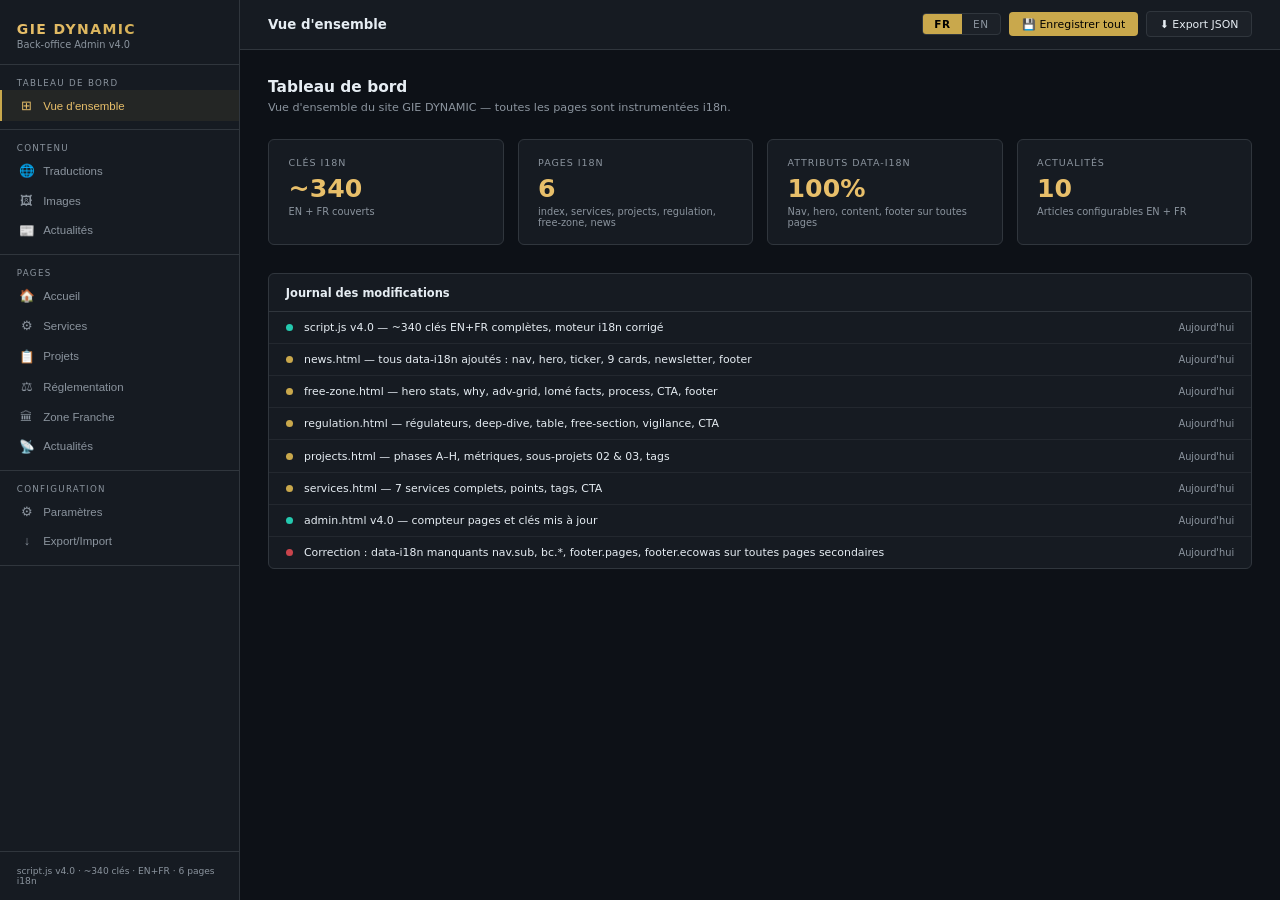
<file: admin.html>
<!DOCTYPE html>
<html lang="fr">
<head>
  <meta charset="UTF-8">
  <meta name="viewport" content="width=device-width, initial-scale=1.0">
  <title data-i18n="page.admin.meta">GIE DYNAMIC — Back-office Admin</title>
  <style>
    :root {
      --bg:       #0d1117;
      --bg2:      #161b22;
      --bg3:      #1c2128;
      --border:   #30363d;
      --gold:     #c9a84c;
      --gold-l:   #e8bf6a;
      --teal:     #1a8c7a;
      --teal-l:   #24c9af;
      --red:      #c9444c;
      --text:     #e6edf3;
      --muted:    #8b949e;
      --font:     'Segoe UI', system-ui, sans-serif;
    }
    * { margin:0; padding:0; box-sizing:border-box; }
    html { font-size:14px; }
    body { font-family:var(--font); background:var(--bg); color:var(--text); display:flex; min-height:100vh; }

    /* ── SIDEBAR ── */
    aside {
      width:240px; flex-shrink:0;
      background:var(--bg2);
      border-right:1px solid var(--border);
      display:flex; flex-direction:column;
      position:fixed; top:0; left:0; bottom:0; overflow-y:auto; z-index:10;
    }
    .sidebar-logo {
      padding:1.5rem 1.2rem 1rem;
      border-bottom:1px solid var(--border);
    }
    .sidebar-logo-title {
      font-size:1rem; font-weight:700; letter-spacing:.1em;
      background:linear-gradient(135deg,var(--gold-l),var(--gold));
      -webkit-background-clip:text; -webkit-text-fill-color:transparent;
    }
    .sidebar-logo-sub { font-size:.7rem; color:var(--muted); margin-top:2px; }
    .sidebar-section { padding:.6rem 0; border-bottom:1px solid var(--border); }
    .sidebar-section-title {
      padding:.3rem 1.2rem .2rem;
      font-size:.62rem; letter-spacing:.15em; text-transform:uppercase; color:var(--muted);
    }
    .sidebar-link {
      display:flex; align-items:center; gap:.6rem;
      padding:.55rem 1.2rem; font-size:.82rem; color:var(--muted);
      cursor:pointer; border:none; background:none; width:100%; text-align:left;
      transition:background .15s, color .15s; border-left:2px solid transparent;
    }
    .sidebar-link:hover { background:rgba(255,255,255,.04); color:var(--text); }
    .sidebar-link.active { background:rgba(201,168,76,.08); color:var(--gold-l); border-left-color:var(--gold); }
    .sidebar-link .ico { width:16px; text-align:center; font-size:.9rem; }
    .sidebar-footer { margin-top:auto; padding:1rem 1.2rem; border-top:1px solid var(--border); }
    .version-badge { font-size:.65rem; color:var(--muted); }

    /* ── MAIN ── */
    main { margin-left:240px; flex:1; display:flex; flex-direction:column; min-height:100vh; }

    /* ── TOPBAR ── */
    .topbar {
      background:var(--bg2); border-bottom:1px solid var(--border);
      padding:.8rem 2rem; display:flex; align-items:center; justify-content:space-between;
      position:sticky; top:0; z-index:9;
    }
    .topbar-title { font-size:.95rem; font-weight:600; }
    .topbar-actions { display:flex; gap:.6rem; align-items:center; }
    .lang-tabs { display:flex; background:var(--bg3); border:1px solid var(--border); border-radius:4px; overflow:hidden; }
    .lang-tab {
      padding:.3rem .8rem; font-size:.75rem; letter-spacing:.06em; cursor:pointer;
      border:none; background:none; color:var(--muted); font-family:var(--font); transition:all .15s;
    }
    .lang-tab.active { background:var(--gold); color:#000; font-weight:600; }
    .btn { padding:.4rem .9rem; border-radius:4px; border:none; cursor:pointer; font-size:.78rem; font-family:var(--font); font-weight:500; transition:all .15s; }
    .btn-primary { background:var(--gold); color:#000; }
    .btn-primary:hover { background:var(--gold-l); }
    .btn-secondary { background:var(--bg3); color:var(--text); border:1px solid var(--border); }
    .btn-secondary:hover { border-color:var(--gold); color:var(--gold-l); }
    .btn-danger  { background:rgba(201,68,76,.15); color:var(--red); border:1px solid rgba(201,68,76,.3); }
    .btn-danger:hover { background:rgba(201,68,76,.25); }
    .btn-success { background:var(--teal); color:#fff; }
    .btn-success:hover { background:var(--teal-l); }

    /* ── PANEL ── */
    .panel { display:none; padding:2rem; flex:1; }
    .panel.active { display:block; }
    .panel-title { font-size:1.1rem; font-weight:600; margin-bottom:.4rem; }
    .panel-desc { font-size:.8rem; color:var(--muted); margin-bottom:1.8rem; }

    /* ── CARDS DASHBOARD ── */
    .dashboard-grid { display:grid; grid-template-columns:repeat(4,1fr); gap:1rem; margin-bottom:2rem; }
    .dash-card { background:var(--bg2); border:1px solid var(--border); border-radius:6px; padding:1.2rem 1.4rem; }
    .dash-card-label { font-size:.68rem; letter-spacing:.1em; text-transform:uppercase; color:var(--muted); margin-bottom:.4rem; }
    .dash-card-val { font-size:1.8rem; font-weight:700; color:var(--gold-l); }
    .dash-card-sub { font-size:.7rem; color:var(--muted); margin-top:.2rem; }

    .activity-feed { background:var(--bg2); border:1px solid var(--border); border-radius:6px; overflow:hidden; }
    .activity-feed-header { padding:.8rem 1.2rem; border-bottom:1px solid var(--border); font-size:.82rem; font-weight:600; }
    .activity-item { display:flex; align-items:center; gap:.8rem; padding:.65rem 1.2rem; border-bottom:1px solid rgba(48,54,61,.5); font-size:.78rem; }
    .activity-item:last-child { border-bottom:none; }
    .activity-dot { width:7px; height:7px; border-radius:50%; flex-shrink:0; }
    .activity-dot.gold { background:var(--gold); }
    .activity-dot.teal { background:var(--teal-l); }
    .activity-dot.red  { background:var(--red); }
    .activity-text { flex:1; color:var(--text); }
    .activity-time { color:var(--muted); font-size:.7rem; }

    /* ── TABLE TRANSLATIONS ── */
    .search-bar { display:flex; gap:.6rem; margin-bottom:1rem; }
    .search-input { flex:1; padding:.5rem .8rem; background:var(--bg3); border:1px solid var(--border); border-radius:4px; color:var(--text); font-size:.82rem; font-family:var(--font); outline:none; }
    .search-input:focus { border-color:var(--gold); }
    .page-filter { padding:.5rem .8rem; background:var(--bg3); border:1px solid var(--border); border-radius:4px; color:var(--text); font-size:.78rem; font-family:var(--font); cursor:pointer; outline:none; }
    .trans-table { width:100%; border-collapse:collapse; background:var(--bg2); border-radius:6px; overflow:hidden; }
    .trans-table th { padding:.7rem 1rem; text-align:left; font-size:.65rem; letter-spacing:.12em; text-transform:uppercase; color:var(--muted); background:var(--bg3); border-bottom:1px solid var(--border); }
    .trans-table td { padding:.55rem 1rem; border-bottom:1px solid rgba(48,54,61,.5); font-size:.78rem; vertical-align:top; }
    .trans-table tr:last-child td { border-bottom:none; }
    .trans-table tr:hover td { background:rgba(255,255,255,.02); }
    .key-cell { font-family:monospace; font-size:.73rem; color:var(--gold); white-space:nowrap; }
    .val-input {
      width:100%; padding:.35rem .5rem; background:var(--bg3); border:1px solid var(--border);
      border-radius:3px; color:var(--text); font-size:.78rem; font-family:var(--font);
      resize:vertical; min-height:32px; outline:none; transition:border-color .15s;
    }
    .val-input:focus { border-color:var(--gold); }
    .val-input.modified { border-color:var(--teal); background:rgba(26,140,122,.06); }
    .page-badge {
      font-size:.58rem; padding:.15rem .5rem; border-radius:3px; background:rgba(201,168,76,.1);
      color:var(--gold); letter-spacing:.08em; text-transform:uppercase; white-space:nowrap;
    }

    /* ── IMAGES ── */
    .img-grid { display:grid; grid-template-columns:repeat(3,1fr); gap:1rem; }
    .img-card { background:var(--bg2); border:1px solid var(--border); border-radius:6px; overflow:hidden; }
    .img-preview { width:100%; height:140px; object-fit:cover; display:block; background:var(--bg3); }
    .img-preview-placeholder { width:100%; height:140px; background:var(--bg3); display:flex; align-items:center; justify-content:center; font-size:1.5rem; color:var(--muted); }
    .img-body { padding:.8rem; }
    .img-key { font-family:monospace; font-size:.68rem; color:var(--gold); margin-bottom:.4rem; }
    .img-url-input { width:100%; padding:.35rem .5rem; background:var(--bg3); border:1px solid var(--border); border-radius:3px; color:var(--text); font-size:.72rem; font-family:var(--font); outline:none; margin-bottom:.5rem; }
    .img-url-input:focus { border-color:var(--gold); }
    .img-actions { display:flex; gap:.4rem; }

    /* ── NEWS EDITOR ── */
    .news-list { display:flex; flex-direction:column; gap:.6rem; }
    .news-item { background:var(--bg2); border:1px solid var(--border); border-radius:6px; overflow:hidden; }
    .news-item-header { display:flex; align-items:center; gap:.8rem; padding:.8rem 1rem; cursor:pointer; transition:background .15s; }
    .news-item-header:hover { background:rgba(255,255,255,.03); }
    .news-num { font-family:monospace; font-size:.72rem; color:var(--gold); min-width:28px; }
    .news-title-preview { font-size:.82rem; color:var(--text); flex:1; }
    .news-date-preview { font-size:.72rem; color:var(--muted); }
    .news-chevron { color:var(--muted); font-size:.8rem; transition:transform .2s; }
    .news-item.open .news-chevron { transform:rotate(90deg); }
    .news-body { display:none; padding:1rem; border-top:1px solid var(--border); }
    .news-item.open .news-body { display:grid; grid-template-columns:1fr 1fr; gap:.8rem; }
    .field-group { margin-bottom:.6rem; }
    .field-label { font-size:.65rem; letter-spacing:.1em; text-transform:uppercase; color:var(--muted); margin-bottom:.3rem; }
    .field-input { width:100%; padding:.4rem .6rem; background:var(--bg3); border:1px solid var(--border); border-radius:3px; color:var(--text); font-size:.78rem; font-family:var(--font); outline:none; }
    .field-input:focus { border-color:var(--gold); }
    .field-textarea { width:100%; padding:.4rem .6rem; background:var(--bg3); border:1px solid var(--border); border-radius:3px; color:var(--text); font-size:.78rem; font-family:var(--font); outline:none; resize:vertical; min-height:60px; }
    .field-textarea:focus { border-color:var(--gold); }

    /* ── SETTINGS ── */
    .settings-grid { display:grid; grid-template-columns:1fr 1fr; gap:1.5rem; }
    .settings-card { background:var(--bg2); border:1px solid var(--border); border-radius:6px; padding:1.2rem 1.4rem; }
    .settings-card-title { font-size:.85rem; font-weight:600; margin-bottom:.3rem; }
    .settings-card-desc { font-size:.74rem; color:var(--muted); margin-bottom:1rem; }
    .toggle-row { display:flex; align-items:center; justify-content:space-between; margin-bottom:.7rem; }
    .toggle-label { font-size:.78rem; color:var(--text); }
    .toggle { position:relative; width:36px; height:20px; }
    .toggle input { opacity:0; width:0; height:0; }
    .toggle-slider { position:absolute; inset:0; background:var(--bg3); border:1px solid var(--border); border-radius:20px; cursor:pointer; transition:.2s; }
    .toggle-slider::before { content:''; position:absolute; height:14px; width:14px; left:2px; bottom:2px; background:var(--muted); border-radius:50%; transition:.2s; }
    .toggle input:checked + .toggle-slider { background:var(--teal); border-color:var(--teal); }
    .toggle input:checked + .toggle-slider::before { transform:translateX(16px); background:#fff; }

    /* ── SAVE TOAST ── */
    #toast {
      position:fixed; bottom:2rem; right:2rem; z-index:999;
      background:var(--teal); color:#fff; padding:.7rem 1.3rem; border-radius:6px;
      font-size:.8rem; font-weight:500; box-shadow:0 4px 20px rgba(0,0,0,.4);
      transform:translateY(100px); opacity:0; transition:all .3s; pointer-events:none;
    }
    #toast.show { transform:translateY(0); opacity:1; }

    /* ── PAGINATION ── */
    .pagination { display:flex; gap:.3rem; margin-top:1rem; justify-content:flex-end; }
    .page-btn { padding:.3rem .7rem; background:var(--bg3); border:1px solid var(--border); border-radius:3px; color:var(--muted); font-size:.75rem; cursor:pointer; transition:all .15s; }
    .page-btn:hover, .page-btn.active { border-color:var(--gold); color:var(--gold-l); }

    @media(max-width:900px){
      aside { width:200px; }
      main { margin-left:200px; }
      .dashboard-grid { grid-template-columns:1fr 1fr; }
      .img-grid { grid-template-columns:1fr 1fr; }
      .settings-grid { grid-template-columns:1fr; }
    }
  </style>
</head>
<body>

<!-- ════════════════ SIDEBAR ════════════════ -->
<aside>
  <div class="sidebar-logo">
    <div class="sidebar-logo-title">GIE DYNAMIC</div>
    <div class="sidebar-logo-sub">Back-office Admin v4.0</div>
  </div>

  <div class="sidebar-section">
    <div class="sidebar-section-title">Tableau de bord</div>
    <button class="sidebar-link active" onclick="showPanel('dashboard', this)"><span class="ico">⊞</span> Vue d'ensemble</button>
  </div>

  <div class="sidebar-section">
    <div class="sidebar-section-title">Contenu</div>
    <button class="sidebar-link" onclick="showPanel('translations', this)"><span class="ico">🌐</span> Traductions</button>
    <button class="sidebar-link" onclick="showPanel('images', this)"><span class="ico">🖼</span> Images</button>
    <button class="sidebar-link" onclick="showPanel('news', this)"><span class="ico">📰</span> Actualités</button>
  </div>

  <div class="sidebar-section">
    <div class="sidebar-section-title">Pages</div>
    <button class="sidebar-link" onclick="openPage('index.html')"><span class="ico">🏠</span> Accueil</button>
    <button class="sidebar-link" onclick="openPage('services.html')"><span class="ico">⚙</span> Services</button>
    <button class="sidebar-link" onclick="openPage('projects.html')"><span class="ico">📋</span> Projets</button>
    <button class="sidebar-link" onclick="openPage('regulation.html')"><span class="ico">⚖</span> Réglementation</button>
    <button class="sidebar-link" onclick="openPage('free-zone.html')"><span class="ico">🏛</span> Zone Franche</button>
    <button class="sidebar-link" onclick="openPage('news.html')"><span class="ico">📡</span> Actualités</button>
  </div>

  <div class="sidebar-section">
    <div class="sidebar-section-title">Configuration</div>
    <button class="sidebar-link" onclick="showPanel('settings', this)"><span class="ico">⚙</span> Paramètres</button>
    <button class="sidebar-link" onclick="showPanel('export', this)"><span class="ico">↓</span> Export/Import</button>
  </div>

  <div class="sidebar-footer">
    <div class="version-badge">script.js v4.0 · ~340 clés · EN+FR · 6 pages i18n</div>
  </div>
</aside>

<!-- ════════════════ MAIN ════════════════ -->
<main>
  <div class="topbar">
    <div class="topbar-title" id="topbarTitle">Vue d'ensemble</div>
    <div class="topbar-actions">
      <div class="lang-tabs">
        <button class="lang-tab active" onclick="switchEditorLang('fr', this)">FR</button>
        <button class="lang-tab" onclick="switchEditorLang('en', this)">EN</button>
      </div>
      <button class="btn btn-primary" onclick="saveAll()">💾 Enregistrer tout</button>
      <button class="btn btn-secondary" onclick="exportJSON()">⬇ Export JSON</button>
    </div>
  </div>

  <!-- ── DASHBOARD ── -->
  <div id="panel-dashboard" class="panel active">
    <div class="panel-title">Tableau de bord</div>
    <div class="panel-desc">Vue d'ensemble du site GIE DYNAMIC — toutes les pages sont instrumentées i18n.</div>
    <div class="dashboard-grid">
      <div class="dash-card">
        <div class="dash-card-label">Clés i18n</div>
        <div class="dash-card-val">~340</div>
        <div class="dash-card-sub">EN + FR couverts</div>
      </div>
      <div class="dash-card">
        <div class="dash-card-label">Pages i18n</div>
        <div class="dash-card-val">6</div>
        <div class="dash-card-sub">index, services, projects, regulation, free-zone, news</div>
      </div>
      <div class="dash-card">
        <div class="dash-card-label">Attributs data-i18n</div>
        <div class="dash-card-val">100%</div>
        <div class="dash-card-sub">Nav, hero, content, footer sur toutes pages</div>
      </div>
      <div class="dash-card">
        <div class="dash-card-label">Actualités</div>
        <div class="dash-card-val">10</div>
        <div class="dash-card-sub">Articles configurables EN + FR</div>
      </div>
    </div>
    <div class="activity-feed">
      <div class="activity-feed-header">Journal des modifications</div>
      <div class="activity-item"><div class="activity-dot teal"></div><div class="activity-text">script.js v4.0 — ~340 clés EN+FR complètes, moteur i18n corrigé</div><div class="activity-time">Aujourd'hui</div></div>
      <div class="activity-item"><div class="activity-dot gold"></div><div class="activity-text">news.html — tous data-i18n ajoutés : nav, hero, ticker, 9 cards, newsletter, footer</div><div class="activity-time">Aujourd'hui</div></div>
      <div class="activity-item"><div class="activity-dot gold"></div><div class="activity-text">free-zone.html — hero stats, why, adv-grid, lomé facts, process, CTA, footer</div><div class="activity-time">Aujourd'hui</div></div>
      <div class="activity-item"><div class="activity-dot gold"></div><div class="activity-text">regulation.html — régulateurs, deep-dive, table, free-section, vigilance, CTA</div><div class="activity-time">Aujourd'hui</div></div>
      <div class="activity-item"><div class="activity-dot gold"></div><div class="activity-text">projects.html — phases A–H, métriques, sous-projets 02 &amp; 03, tags</div><div class="activity-time">Aujourd'hui</div></div>
      <div class="activity-item"><div class="activity-dot gold"></div><div class="activity-text">services.html — 7 services complets, points, tags, CTA</div><div class="activity-time">Aujourd'hui</div></div>
      <div class="activity-item"><div class="activity-dot teal"></div><div class="activity-text">admin.html v4.0 — compteur pages et clés mis à jour</div><div class="activity-time">Aujourd'hui</div></div>
      <div class="activity-item"><div class="activity-dot red"></div><div class="activity-text">Correction : data-i18n manquants nav.sub, bc.*, footer.pages, footer.ecowas sur toutes pages secondaires</div><div class="activity-time">Aujourd'hui</div></div>
    </div>
  </div>

  <!-- ── TRADUCTIONS ── -->
  <div id="panel-translations" class="panel">
    <div class="panel-title">Gestion des traductions</div>
    <div class="panel-desc">Modifiez les textes EN et FR. Les changements sont appliqués en cliquant sur "Enregistrer tout".</div>
    <div class="search-bar">
      <input type="text" class="search-input" id="searchTrans" placeholder="Rechercher une clé ou un texte..." oninput="filterTranslations()">
      <select class="page-filter" id="pageFilter" onchange="filterTranslations()">
        <option value="">Toutes les sections</option>
        <option value="nav.">Navigation</option>
        <option value="hero.">Hero</option>
        <option value="svc.">Services</option>
        <option value="proj.">Projets</option>
        <option value="phase.">Phases acquisition</option>
        <option value="reg.">Réglementation</option>
        <option value="zft.">Zone Franche</option>
        <option value="news.">Actualités</option>
        <option value="footer.">Footer</option>
        <option value="cta.">CTA</option>
        <option value="metric.">Métriques</option>
        <option value="vig.">Vigilance</option>
        <option value="free.">Activités libres</option>
        <option value="newsletter.">Newsletter</option>
        <option value="ticker.">Ticker</option>
        <option value="bc.">Breadcrumbs</option>
      </select>
    </div>
    <div style="overflow-x:auto">
      <table class="trans-table" id="transTable">
        <thead><tr><th style="width:220px">Clé</th><th style="width:80px">Section</th><th>Valeur (langue active)</th></tr></thead>
        <tbody id="transBody"></tbody>
      </table>
    </div>
    <div class="pagination" id="transPagination"></div>
  </div>

  <!-- ── IMAGES ── -->
  <div id="panel-images" class="panel">
    <div class="panel-title">Gestion des images</div>
    <div class="panel-desc">Remplacez les URLs des images. Utilisez n'importe quelle URL publique accessible.</div>
    <div class="img-grid" id="imgGrid"></div>
  </div>

  <!-- ── ACTUALITÉS ── -->
  <div id="panel-news" class="panel">
    <div class="panel-title">Gestion des actualités</div>
    <div class="panel-desc">Modifiez les titres, dates, excerpts et catégories des 10 articles en EN et FR.</div>
    <div class="news-list" id="newsList"></div>
  </div>

  <!-- ── PARAMÈTRES ── -->
  <div id="panel-settings" class="panel">
    <div class="panel-title">Paramètres du site</div>
    <div class="panel-desc">Configuration générale du site GIE DYNAMIC.</div>
    <div class="settings-grid">
      <div class="settings-card">
        <div class="settings-card-title">Langue par défaut</div>
        <div class="settings-card-desc">Langue affichée aux nouveaux visiteurs</div>
        <div class="toggle-row"><span class="toggle-label">Anglais (EN)</span><label class="toggle"><input type="radio" name="deflang" value="en" checked><span class="toggle-slider"></span></label></div>
        <div class="toggle-row"><span class="toggle-label">Français (FR)</span><label class="toggle"><input type="radio" name="deflang" value="fr"><span class="toggle-slider"></span></label></div>
      </div>
      <div class="settings-card">
        <div class="settings-card-title">Détection auto de langue</div>
        <div class="settings-card-desc">Utilise la langue du navigateur du visiteur</div>
        <div class="toggle-row"><span class="toggle-label">Activer la détection auto</span><label class="toggle"><input type="checkbox" checked><span class="toggle-slider"></span></label></div>
        <div class="toggle-row"><span class="toggle-label">Mémoriser le choix (localStorage)</span><label class="toggle"><input type="checkbox" checked><span class="toggle-slider"></span></label></div>
      </div>
      <div class="settings-card">
        <div class="settings-card-title">Animations &amp; Performance</div>
        <div class="settings-card-desc">Gestion des animations de scroll</div>
        <div class="toggle-row"><span class="toggle-label">Scroll reveal actif</span><label class="toggle"><input type="checkbox" checked><span class="toggle-slider"></span></label></div>
        <div class="toggle-row"><span class="toggle-label">Respecter prefers-reduced-motion</span><label class="toggle"><input type="checkbox" checked><span class="toggle-slider"></span></label></div>
      </div>
      <div class="settings-card">
        <div class="settings-card-title">Newsletter</div>
        <div class="settings-card-desc">Configuration du formulaire d'abonnement</div>
        <div class="field-group"><div class="field-label">Email de destination</div><input class="field-input" type="email" value="contact@giedynamic.tg" placeholder="email@example.com"></div>
        <div class="toggle-row"><span class="toggle-label">Formulaire actif</span><label class="toggle"><input type="checkbox" checked><span class="toggle-slider"></span></label></div>
      </div>
      <div class="settings-card">
        <div class="settings-card-title">Contact</div>
        <div class="settings-card-desc">Informations de contact GIE DYNAMIC</div>
        <div class="field-group"><div class="field-label">Email principal</div><input class="field-input" type="email" value="contact@giedynamic.tg"></div>
        <div class="field-group"><div class="field-label">Téléphone</div><input class="field-input" type="text" value="+228 XX XX XX XX"></div>
        <div class="field-group"><div class="field-label">Adresse</div><input class="field-input" type="text" value="Lomé, République du Togo"></div>
      </div>
      <div class="settings-card">
        <div class="settings-card-title">SEO &amp; Méta</div>
        <div class="settings-card-desc">Balises méta pour les moteurs de recherche</div>
        <div class="field-group"><div class="field-label">Description (EN)</div><textarea class="field-textarea">GIE DYNAMIC — Financial engineering, institutional acquisitions and market development in West Africa.</textarea></div>
        <div class="field-group"><div class="field-label">Description (FR)</div><textarea class="field-textarea">GIE DYNAMIC — Ingénierie financière, acquisition d'institutions et développement de marchés en Afrique de l'Ouest.</textarea></div>
      </div>
    </div>
  </div>

  <!-- ── EXPORT / IMPORT ── -->
  <div id="panel-export" class="panel">
    <div class="panel-title">Export / Import des données</div>
    <div class="panel-desc">Exportez le dictionnaire complet ou importez-en un existant pour mettre à jour le site.</div>
    <div style="display:grid;grid-template-columns:1fr 1fr;gap:1.5rem">
      <div class="settings-card">
        <div class="settings-card-title">⬇ Export JSON</div>
        <div class="settings-card-desc">Télécharge le dictionnaire complet EN+FR au format JSON, prêt à remplacer la section TRANSLATIONS dans script.js.</div>
        <button class="btn btn-primary" style="margin-top:.5rem" onclick="exportJSON()">Exporter le dictionnaire</button>
      </div>
      <div class="settings-card">
        <div class="settings-card-title">⬆ Import JSON</div>
        <div class="settings-card-desc">Importez un fichier JSON précédemment exporté pour restaurer ou mettre à jour les traductions.</div>
        <input type="file" id="importFile" accept=".json" style="display:none" onchange="importJSON(this)">
        <button class="btn btn-secondary" style="margin-top:.5rem" onclick="document.getElementById('importFile').click()">Importer un fichier JSON</button>
      </div>
      <div class="settings-card" style="grid-column:span 2">
        <div class="settings-card-title">📋 Aperçu du dictionnaire actuel</div>
        <div class="settings-card-desc">Contenu JSON du dictionnaire chargé en mémoire.</div>
        <textarea id="jsonPreview" style="width:100%;height:300px;background:var(--bg3);border:1px solid var(--border);border-radius:4px;color:var(--text);font-family:monospace;font-size:.72rem;padding:.6rem;outline:none;resize:vertical;margin-top:.6rem" readonly></textarea>
      </div>
    </div>
  </div>
</main>

<div id="toast">✓ Modifications enregistrées</div>

<script>
/* ════════════ ÉTAT DE L'APPLICATION ════════════ */
let editorLang = 'fr';
let DICT = null;
let IMAGES_MAP = null;

async function loadSiteScript() {
  try {
    const response = await fetch('assets/js/script.js');
    const code = await response.text();
    const iframeEl = document.createElement('iframe');
    iframeEl.style.display = 'none';
    document.body.appendChild(iframeEl);
    const w = iframeEl.contentWindow;
    try {
      w.eval(code);
      DICT       = w.TRANSLATIONS || null;
      IMAGES_MAP = w.GIE_IMAGES   || null;
    } catch(e) { /* fallback */ }
    document.body.removeChild(iframeEl);
  } catch(e) {
    console.warn('Script non chargeable (contexte local), mode démo activé');
  }

  if (!DICT) {
    DICT = { en: {}, fr: {} };
    const demoKeys = [
      'nav.home','nav.services','nav.projects','nav.regulation','nav.zft','nav.news','nav.contact',
      'hero.title','hero.subtitle','hero.desc',
      'svc.1.title','svc.1.desc','svc.2.title','svc.2.desc',
      'proj.1.title','proj.1.desc','proj.2.title','proj.3.title',
      'footer.sub','footer.desc','footer.rights'
    ];
    const demoEN = ['Home','Services','Projects','Regulation','Free Zone','News','Contact us',
      'Financial & Legal African Hub','Serving the International','GIE DYNAMIC accompanies...',
      'Financial Intermediation','Connecting investors...','Financial Engineering','Design of complex...',
      'MUSED Acquisition','The acquisition of MUSED...','GIE DYNAMIC Constitution','Togo Free Zone Licence',
      'Financial Excellence in West Africa','Economic Interest Grouping...','All rights reserved'];
    const demoFR = ['Accueil','Services','Projets','Réglementation','Zone Franche','Actualités','Nous contacter',
      'Hub Financier & Juridique Africain','Au service de l\'international','GIE DYNAMIC accompagne...',
      'Intermédiation Financière','Mise en relation...','Ingénierie Financière','Conception de montages...',
      'Acquisition de MUSED','L\'acquisition de MUSED...','Constitution du GIE DYNAMIC','Agrément Zone Franche du Togo',
      'Excellence Financière en Afrique de l\'Ouest','Groupement d\'Intérêt Économique...','Tous droits réservés'];
    demoKeys.forEach((k,i) => { DICT.en[k] = demoEN[i]; DICT.fr[k] = demoFR[i]; });
  }

  if (!IMAGES_MAP) {
    IMAGES_MAP = {
      'hero.bg':        'https://images.unsplash.com/photo-1486406146926-c627a92ad1ab?auto=format&fit=crop&w=1920&q=60',
      'svc.img.1':      'https://images.unsplash.com/photo-1554224155-6726b3ff858f?auto=format&fit=crop&w=700&q=75',
      'proj.hero':      'https://images.unsplash.com/photo-1579621970563-ebec7560ff3e?auto=format&fit=crop&w=1920&q=70',
      'reg.body.uemoa': 'https://images.unsplash.com/photo-1598771891506-7d12c2bb31c8?auto=format&fit=crop&w=800&q=70',
      'zft.why.main':   'https://images.unsplash.com/photo-1567449303078-57ad995bd17f?auto=format&fit=crop&w=800&q=70',
      'news.featured':  'https://images.unsplash.com/photo-1518546305927-5a555bb7020d?auto=format&fit=crop&w=1920&q=70',
    };
  }

  renderTranslations();
  renderImages();
  renderNews();
  renderJsonPreview();
}

/* ════════════ NAVIGATION PANNEAUX ════════════ */
function showPanel(id, btn) {
  document.querySelectorAll('.panel').forEach(p => p.classList.remove('active'));
  document.querySelectorAll('.sidebar-link').forEach(b => b.classList.remove('active'));
  document.getElementById('panel-' + id).classList.add('active');
  if (btn) btn.classList.add('active');
  const titles = {
    dashboard:'Vue d\'ensemble', translations:'Traductions', images:'Images',
    news:'Actualités', settings:'Paramètres', export:'Export / Import'
  };
  document.getElementById('topbarTitle').textContent = titles[id] || id;
}

function openPage(page) { window.open(page, '_blank'); }

/* ════════════ LANGUE ÉDITEUR ════════════ */
function switchEditorLang(lang, btn) {
  editorLang = lang;
  document.querySelectorAll('.lang-tab').forEach(t => t.classList.remove('active'));
  btn.classList.add('active');
  renderTranslations();
  renderNews();
}

/* ════════════ TRADUCTIONS ════════════ */
let allKeys = [];
let filteredKeys = [];
let currentPage = 1;
const PER_PAGE = 30;

function renderTranslations() {
  if (!DICT) return;
  allKeys = Object.keys(DICT.en || {}).concat(
    Object.keys(DICT.fr || {}).filter(k => !(k in (DICT.en||{})))
  );
  allKeys = [...new Set(allKeys)].sort();
  filterTranslations();
}

function filterTranslations() {
  const search  = (document.getElementById('searchTrans')?.value || '').toLowerCase();
  const section = (document.getElementById('pageFilter')?.value  || '');
  filteredKeys = allKeys.filter(k => {
    const matchSection = !section || k.startsWith(section);
    const valEn = (DICT.en?.[k] || '').toLowerCase();
    const valFr = (DICT.fr?.[k] || '').toLowerCase();
    const matchSearch = !search || k.toLowerCase().includes(search) || valEn.includes(search) || valFr.includes(search);
    return matchSection && matchSearch;
  });
  currentPage = 1;
  renderTranslationsPage();
}

function renderTranslationsPage() {
  const tbody = document.getElementById('transBody');
  const start = (currentPage - 1) * PER_PAGE;
  const pageKeys = filteredKeys.slice(start, start + PER_PAGE);
  const dict = DICT[editorLang] || {};
  tbody.innerHTML = pageKeys.map(key => {
    const section = key.split('.')[0];
    return `<tr>
      <td class="key-cell">${key}</td>
      <td><span class="page-badge">${section}</span></td>
      <td><textarea class="val-input" data-key="${key}" oninput="markModified(this)">${(dict[key]||'').replace(/</g,'&lt;')}</textarea></td>
    </tr>`;
  }).join('');
  const totalPages = Math.ceil(filteredKeys.length / PER_PAGE);
  const pag = document.getElementById('transPagination');
  let pagHTML = '';
  for (let i = 1; i <= totalPages; i++) {
    pagHTML += `<button class="page-btn ${i===currentPage?'active':''}" onclick="goPage(${i})">${i}</button>`;
  }
  pag.innerHTML = pagHTML;
}

function goPage(n) { currentPage = n; renderTranslationsPage(); }
function markModified(el) { el.classList.add('modified'); }

/* ════════════ IMAGES ════════════ */
function renderImages() {
  if (!IMAGES_MAP) return;
  const grid = document.getElementById('imgGrid');
  grid.innerHTML = Object.entries(IMAGES_MAP).map(([key, url]) => `
    <div class="img-card">
      <img class="img-preview" src="${url}" alt="${key}" onerror="this.style.display='none'; this.nextElementSibling.style.display='flex'" loading="lazy">
      <div class="img-preview-placeholder" style="display:none">🖼</div>
      <div class="img-body">
        <div class="img-key">${key}</div>
        <input class="img-url-input" type="text" value="${url}" data-img-key="${key}" oninput="previewImgChange(this)" placeholder="https://...">
        <div class="img-actions">
          <button class="btn btn-secondary" style="font-size:.7rem;padding:.3rem .6rem" onclick="applyImgChange(this.parentElement.previousElementSibling)">Aperçu</button>
          <button class="btn btn-primary"   style="font-size:.7rem;padding:.3rem .6rem" onclick="saveImgChange(this.parentElement.previousElementSibling)">Appliquer</button>
        </div>
      </div>
    </div>`).join('');
}

function previewImgChange(input) {
  const card = input.closest('.img-card');
  const img  = card.querySelector('.img-preview');
  img.style.display = 'block';
  card.querySelector('.img-preview-placeholder').style.display = 'none';
  img.src = input.value;
}

function applyImgChange(input) { previewImgChange(input); }
function saveImgChange(input) {
  IMAGES_MAP[input.getAttribute('data-img-key')] = input.value;
  showToast('Image mise à jour');
}

/* ════════════ ACTUALITÉS ════════════ */
function renderNews() {
  if (!DICT) return;
  const dict = DICT[editorLang] || {};
  const list = document.getElementById('newsList');
  let html = '';
  for (let i = 1; i <= 10; i++) {
    const title   = dict[`news.${i}.title`]   || '';
    const date    = dict[`news.${i}.date`]    || '';
    const excerpt = dict[`news.${i}.excerpt`] || '';
    html += `
    <div class="news-item" id="newsItem${i}">
      <div class="news-item-header" onclick="toggleNews(${i})">
        <span class="news-num">N°${i.toString().padStart(2,'0')}</span>
        <span class="news-title-preview">${title || '(Sans titre)'}</span>
        <span class="news-date-preview">${date}</span>
        <span class="news-chevron">›</span>
      </div>
      <div class="news-body">
        <div>
          <div class="field-group"><div class="field-label">Titre</div><input class="field-input" value="${title.replace(/"/g,'&quot;')}" onchange="updateNewsKey('news.${i}.title',this.value)"></div>
          <div class="field-group"><div class="field-label">Date</div><input class="field-input" value="${date.replace(/"/g,'&quot;')}" onchange="updateNewsKey('news.${i}.date',this.value)"></div>
          <div class="field-group"><div class="field-label">Image URL</div><input class="field-input" value="${IMAGES_MAP?.['news.'+i] || ''}" onchange="IMAGES_MAP['news.${i}']=this.value"></div>
        </div>
        <div>
          <div class="field-group"><div class="field-label">Extrait</div><textarea class="field-textarea" style="min-height:100px" onchange="updateNewsKey('news.${i}.excerpt',this.value)">${excerpt.replace(/</g,'&lt;')}</textarea></div>
        </div>
      </div>
    </div>`;
  }
  list.innerHTML = html;
}

function toggleNews(i) {
  document.getElementById('newsItem' + i).classList.toggle('open');
}

function updateNewsKey(key, value) {
  if (DICT[editorLang]) DICT[editorLang][key] = value;
}

/* ════════════ JSON PREVIEW ════════════ */
function renderJsonPreview() {
  const el = document.getElementById('jsonPreview');
  if (el && DICT) el.value = JSON.stringify(DICT, null, 2);
}

/* ════════════ SAUVEGARDE ════════════ */
function saveAll() {
  document.querySelectorAll('.val-input.modified').forEach(el => {
    const key = el.getAttribute('data-key');
    if (key && DICT[editorLang]) {
      DICT[editorLang][key] = el.value;
      el.classList.remove('modified');
    }
  });
  renderJsonPreview();
  showToast('Toutes les modifications ont été enregistrées');
}

/* ════════════ EXPORT ════════════ */
function exportJSON() {
  saveAll();
  const blob = new Blob([JSON.stringify(DICT, null, 2)], { type: 'application/json' });
  const url  = URL.createObjectURL(blob);
  const a    = document.createElement('a');
  a.href     = url;
  a.download = 'gie-dynamic-translations.json';
  a.click();
  URL.revokeObjectURL(url);
  showToast('Dictionnaire exporté');
}

/* ════════════ IMPORT ════════════ */
function importJSON(input) {
  const file = input.files[0];
  if (!file) return;
  const reader = new FileReader();
  reader.onload = e => {
    try {
      const data = JSON.parse(e.target.result);
      if (data.en && data.fr) {
        DICT = data;
        allKeys = [];
        renderTranslations();
        renderNews();
        renderJsonPreview();
        showToast('Dictionnaire importé avec succès');
      } else {
        alert('Fichier JSON invalide — doit contenir les clés "en" et "fr"');
      }
    } catch(err) {
      alert('Erreur de parsing JSON : ' + err.message);
    }
  };
  reader.readAsText(file);
}

/* ════════════ TOAST ════════════ */
function showToast(msg) {
  const t = document.getElementById('toast');
  t.textContent = '✓ ' + msg;
  t.classList.add('show');
  setTimeout(() => t.classList.remove('show'), 2500);
}

/* ════════════ INIT ════════════ */
document.addEventListener('DOMContentLoaded', loadSiteScript);
</script>
</body>
</html>
</file>
